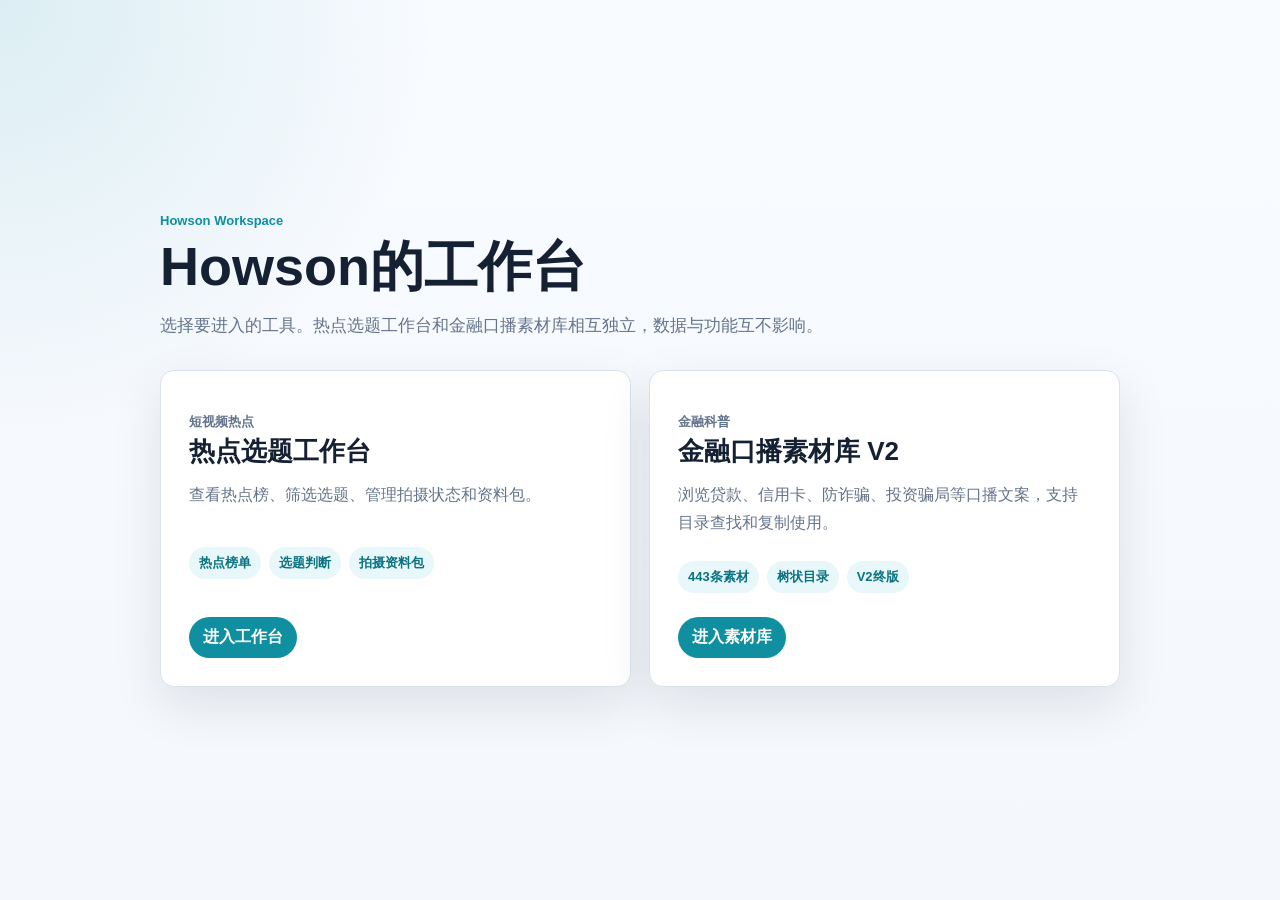
<file: index.html>
<!doctype html>
<html lang="zh-CN">
  <head>
    <meta charset="UTF-8" />
    <meta name="viewport" content="width=device-width, initial-scale=1.0" />
    <title>Howson的工作台</title>
    <style>
      :root {
        color-scheme: light;
        --bg: #f4f7fb;
        --panel: #ffffff;
        --ink: #152033;
        --muted: #64748b;
        --line: #d9e2ec;
        --accent: #0f8f9f;
        --accent-strong: #0b7280;
        --accent-soft: #e8f7fa;
        --shadow: 0 18px 50px rgba(21, 32, 51, 0.1);
      }

      * {
        box-sizing: border-box;
      }

      body {
        margin: 0;
        min-height: 100vh;
        background:
          radial-gradient(circle at top left, rgba(15, 143, 159, 0.12), transparent 28%),
          linear-gradient(180deg, #f8fbff 0%, var(--bg) 100%);
        color: var(--ink);
        font-family: "Microsoft YaHei", "PingFang SC", Arial, sans-serif;
      }

      .portal-shell {
        min-height: 100vh;
        display: grid;
        align-content: center;
        gap: 28px;
        padding: 42px;
      }

      .portal-header {
        max-width: 960px;
        margin: 0 auto;
        width: 100%;
      }

      .eyebrow {
        margin: 0 0 10px;
        color: var(--accent);
        font-size: 13px;
        font-weight: 700;
        letter-spacing: 0;
      }

      h1 {
        margin: 0;
        font-size: clamp(32px, 5vw, 54px);
        line-height: 1.06;
        letter-spacing: 0;
      }

      .lead {
        margin: 16px 0 0;
        color: var(--muted);
        font-size: 17px;
        line-height: 1.8;
        max-width: 720px;
      }

      .portal-grid {
        width: min(960px, 100%);
        margin: 0 auto;
        display: grid;
        grid-template-columns: repeat(2, minmax(0, 1fr));
        gap: 18px;
      }

      .portal-card {
        min-height: 260px;
        padding: 28px;
        display: flex;
        flex-direction: column;
        justify-content: space-between;
        gap: 24px;
        color: inherit;
        text-decoration: none;
        background: var(--panel);
        border: 1px solid var(--line);
        border-radius: 14px;
        box-shadow: var(--shadow);
        transition: transform 160ms ease, border-color 160ms ease, box-shadow 160ms ease;
      }

      .portal-card:hover {
        transform: translateY(-3px);
        border-color: rgba(15, 143, 159, 0.5);
        box-shadow: 0 22px 58px rgba(21, 32, 51, 0.14);
      }

      .card-kicker {
        margin: 0 0 12px;
        color: var(--accent-strong);
        font-size: 13px;
        font-weight: 700;
      }

      .portal-card h2 {
        margin: 0;
        font-size: 26px;
        letter-spacing: 0;
      }

      .portal-card p {
        margin: 12px 0 0;
        color: var(--muted);
        line-height: 1.75;
      }

      .card-meta {
        display: flex;
        flex-wrap: wrap;
        gap: 8px;
      }

      .card-meta span {
        padding: 7px 10px;
        border-radius: 999px;
        background: var(--accent-soft);
        color: var(--accent-strong);
        font-size: 13px;
        font-weight: 700;
      }

      .card-action {
        display: inline-flex;
        align-items: center;
        width: fit-content;
        border-radius: 999px;
        padding: 10px 14px;
        background: var(--accent);
        color: #fff;
        font-weight: 700;
      }

      @media (max-width: 760px) {
        .portal-shell {
          align-content: start;
          padding: 28px 18px;
        }

        .portal-grid {
          grid-template-columns: 1fr;
        }

        .portal-card {
          min-height: 230px;
        }
      }
    </style>
  </head>
  <body>
    <main class="portal-shell">
      <header class="portal-header">
        <p class="eyebrow">Howson Workspace</p>
        <h1>Howson的工作台</h1>
        <p class="lead">选择要进入的工具。热点选题工作台和金融口播素材库相互独立，数据与功能互不影响。</p>
      </header>

      <section class="portal-grid" aria-label="工具入口">
        <a class="portal-card" href="workbench.html">
          <div>
            <p class="card-kicker">短视频热点</p>
            <h2>热点选题工作台</h2>
            <p>查看热点榜、筛选选题、管理拍摄状态和资料包。</p>
          </div>
          <div class="card-meta">
            <span>热点榜单</span>
            <span>选题判断</span>
            <span>拍摄资料包</span>
          </div>
          <span class="card-action">进入工作台</span>
        </a>

        <a class="portal-card" href="finance-library.html">
          <div>
            <p class="card-kicker">金融科普</p>
            <h2>金融口播素材库 V2</h2>
            <p>浏览贷款、信用卡、防诈骗、投资骗局等口播文案，支持目录查找和复制使用。</p>
          </div>
          <div class="card-meta">
            <span>443条素材</span>
            <span>树状目录</span>
            <span>V2终版</span>
          </div>
          <span class="card-action">进入素材库</span>
        </a>
      </section>
    </main>
  </body>
</html>
</file>
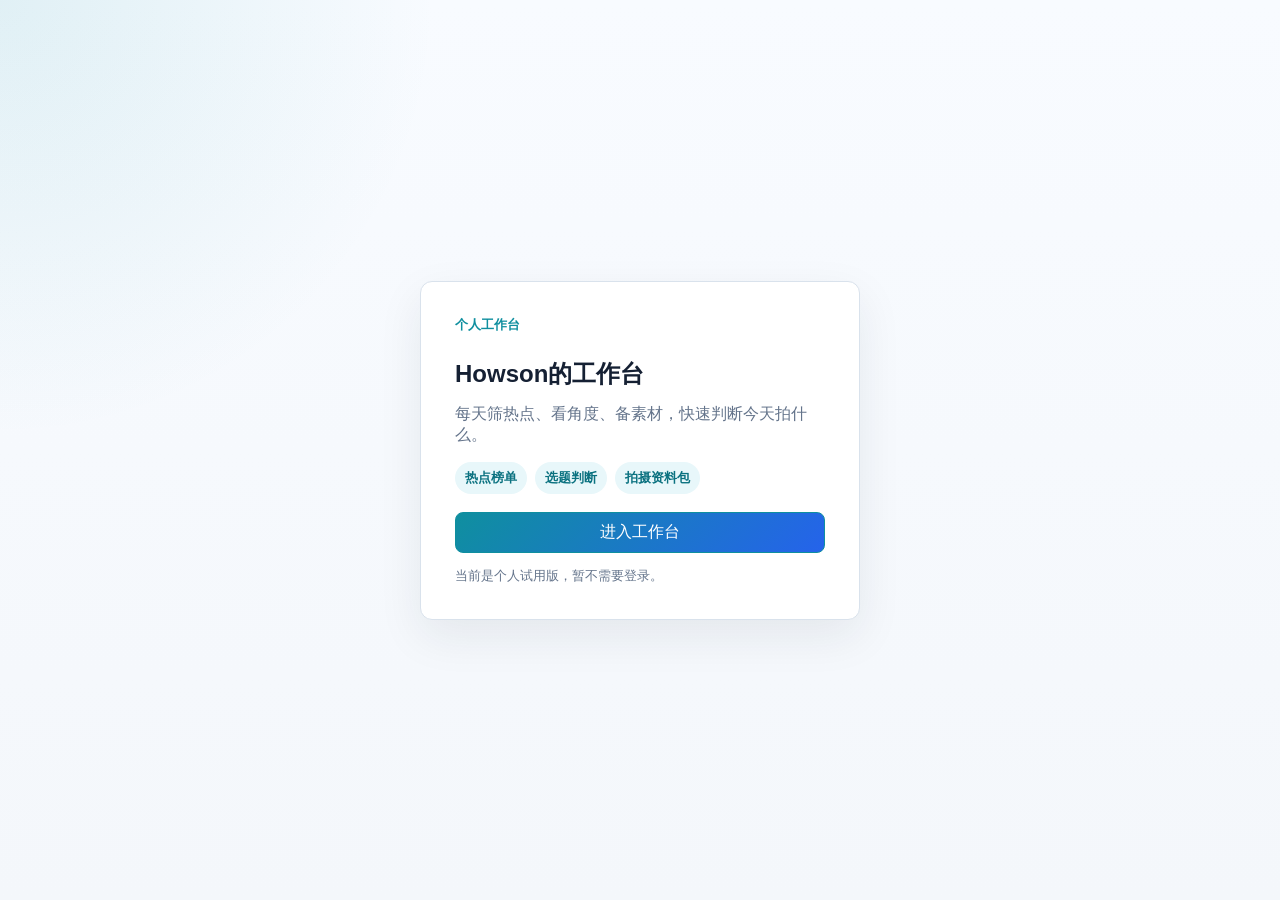
<file: workbench.html>
﻿<!doctype html>
<html lang="zh-CN">
  <head>
    <meta charset="UTF-8" />
    <meta name="viewport" content="width=device-width, initial-scale=1.0" />
    <title>Howson的工作台</title>
    <link rel="stylesheet" href="styles.css?v=20260519-8" />
  </head>
  <body>
    <main id="loginView" class="login-shell">
      <section class="login-panel">
        <p class="eyebrow">个人工作台</p>
        <h1>Howson的工作台</h1>
        <p class="muted">每天筛热点、看角度、备素材，快速判断今天拍什么。</p>
        <div class="welcome-points">
          <span>热点榜单</span>
          <span>选题判断</span>
          <span>拍摄资料包</span>
        </div>
        <button
          id="enterButton"
          class="primary-button"
          type="button"
          onclick="document.getElementById('loginView').hidden=true;document.getElementById('loginView').style.display='none';document.getElementById('appView').hidden=false;document.getElementById('appView').style.display='grid';"
        >
          进入工作台
        </button>
        <p class="muted login-hint">当前是个人试用版，暂不需要登录。</p>
      </section>
    </main>

    <main id="appView" class="app-shell" hidden>
      <aside class="sidebar">
        <div>
          <p class="eyebrow">Creator Radar</p>
          <h2>热点选题台</h2>
        </div>
        <nav class="nav-list" aria-label="主导航">
          <button class="nav-item active" data-view="dashboard">热点榜</button>
          <button class="nav-item" data-view="library">我的选题库</button>
          <button class="nav-item" data-view="settings">设置</button>
        </nav>
      </aside>

      <section class="content">
        <header class="topbar">
          <div>
            <p class="muted">今天是 <span id="todayText"></span></p>
            <h1 id="pageTitle">热点榜</h1>
          </div>
        </header>

        <section id="dashboardView" class="view-stack">
          <div class="quick-filter-bar">
            <div class="segmented compact-segmented" id="rangeButtons"></div>
            <div class="segmented compact-segmented" id="topicFilterButtons"></div>
          </div>

          <div class="toolbar-line">
            <p id="resultCount" class="muted"></p>
            <p class="muted">最后更新：<span id="updatedAt"></span><span id="updateSummary"></span></p>
          </div>

          <div id="hotspotList" class="hotspot-list"></div>
        </section>

        <section id="detailView" class="view-stack" hidden>
          <button class="text-button" id="backToDashboard">返回热点榜</button>
          <article id="detailContent"></article>
        </section>

        <section id="libraryView" class="view-stack" hidden>
          <div class="library-overview compact-filters">
            <div class="library-stats" id="libraryStats"></div>
            <div>
              <span class="filter-label">状态筛选</span>
              <div class="segmented compact-segmented" id="libraryStatusButtons"></div>
            </div>
          </div>
          <div id="libraryList" class="hotspot-list"></div>
        </section>

        <section id="savedDetailView" class="view-stack" hidden>
          <button class="text-button" id="backToLibrary">返回选题库</button>
          <article id="savedDetailContent"></article>
        </section>

        <section id="settingsView" class="view-stack" hidden>
          <article class="tool-panel settings-panel">
            <h2>设置</h2>
            <div class="form-grid">
              <label class="field">
                <span>自动更新时间</span>
                <select>
                  <option selected>08:00 / 11:00 / 17:00 / 20:00</option>
                  <option>每天 09:00</option>
                  <option>每 6 小时</option>
                </select>
              </label>
              <label class="field">
                <span>默认分类</span>
                <select>
                  <option selected>全部</option>
                  <option>金融</option>
                  <option>政策</option>
                  <option>科技</option>
                  <option>民生</option>
                  <option>AI</option>
                </select>
              </label>
              <label class="field">
                <span>默认文案风格</span>
                <select>
                  <option selected>通俗易懂</option>
                  <option>专业分析</option>
                  <option>犀利评论</option>
                </select>
              </label>
              <label class="field">
                <span>默认人设</span>
                <select>
                  <option selected>普通人</option>
                  <option>财经博主</option>
                  <option>政策解读博主</option>
                  <option>科技博主</option>
                </select>
              </label>
            </div>
            <div class="source-grid">
              <label><input type="checkbox" checked /> 微博</label>
              <label><input type="checkbox" checked /> 百度</label>
              <label><input type="checkbox" checked /> 抖音</label>
              <label><input type="checkbox" checked /> 今日头条</label>
            </div>
            <div class="button-row">
              <button class="primary-button">保存设置</button>
              <button class="secondary-button">清理 30 天前数据</button>
            </div>
          </article>

          <article class="tool-panel settings-panel">
            <h2>手动添加热点</h2>
            <p class="muted">早期可以先手动录入重点热点，用来测试选题流程。</p>
            <div class="form-grid">
              <label class="field">
                <span>热点标题</span>
                <input id="customTitle" type="text" placeholder="例如：某政策调整引发讨论" />
              </label>
              <label class="field">
                <span>分类</span>
                <select id="customCategory">
                  <option>金融</option>
                  <option>政策</option>
                  <option>科技</option>
                  <option>民生</option>
                  <option>AI</option>
                </select>
              </label>
              <label class="field">
                <span>来源平台</span>
                <input id="customPlatforms" type="text" placeholder="微博、百度、抖音" />
              </label>
              <label class="field">
                <span>趋势</span>
                <select id="customTrend">
                  <option>上升</option>
                  <option>持平</option>
                  <option>下降</option>
                </select>
              </label>
              <label class="field full-span">
                <span>首页详细描述</span>
                <textarea id="customDescription" rows="4" placeholder="用 100-200 字客观描述事件背景、主体、争议点和创作价值。"></textarea>
              </label>
              <label class="field full-span">
                <span>为什么会火</span>
                <textarea id="customWhy" rows="3" placeholder="说明这个热点为什么容易传播。"></textarea>
              </label>
              <label class="field full-span">
                <span>风险提醒</span>
                <textarea id="customRisk" rows="3" placeholder="说明发布前需要注意什么。"></textarea>
              </label>
            </div>
            <div class="button-row">
              <button id="addCustomHotspotButton" class="primary-button" type="button">添加到热点榜</button>
              <button id="clearCustomHotspotsButton" class="secondary-button" type="button">清空手动热点</button>
            </div>
          </article>
        </section>
      </section>
    </main>

    <div id="toast" class="toast" hidden></div>
    <script src="data.js?v=202605242347"></script>
    <script src="timelines.js?v=20260518-1"></script>
    <script src="update-meta.js?v=202605242347"></script>
    <script src="app.js?v=20260519-11"></script>
  </body>
</html>
</file>
<file: styles.css>
:root {
  color-scheme: light;
  --bg: #f4f7fb;
  --panel: #ffffff;
  --ink: #152033;
  --muted: #64748b;
  --line: #d9e2ec;
  --soft-line: #e8eef5;
  --accent: #0f8f9f;
  --accent-strong: #0b7280;
  --accent-soft: #e8f7fa;
  --amber: #c98216;
  --blue: #2563eb;
  --red: #d14343;
  --green: #0f9f6e;
  --shadow: 0 16px 45px rgba(21, 32, 51, 0.08);
}

* {
  box-sizing: border-box;
}

[hidden] {
  display: none !important;
}

body {
  margin: 0;
  min-height: 100vh;
  background:
    radial-gradient(circle at top left, rgba(15, 143, 159, 0.1), transparent 28%),
    linear-gradient(180deg, #f8fbff 0%, var(--bg) 100%);
  color: var(--ink);
  font-family: "Microsoft YaHei", "PingFang SC", Arial, sans-serif;
}

button,
input,
select,
textarea {
  font: inherit;
}

button {
  cursor: pointer;
}

.login-shell {
  min-height: 100vh;
  display: grid;
  place-items: center;
  padding: 24px;
}

.login-panel,
.tool-panel,
.detail-card,
.hotspot-card {
  background: var(--panel);
  border: 1px solid var(--line);
  border-radius: 12px;
  box-shadow: var(--shadow);
}

.login-panel {
  width: min(440px, 100%);
  padding: 34px;
  display: grid;
  gap: 14px;
}

.login-panel h1,
.topbar h1,
.sidebar h2,
.tool-panel h2 {
  margin: 0;
}

.eyebrow {
  margin: 0 0 10px;
  color: var(--accent);
  font-size: 13px;
  font-weight: 700;
  letter-spacing: 0;
}

.muted {
  color: var(--muted);
  margin: 0;
}

.error-text {
  color: var(--red);
  margin: 12px 0 0;
}

.login-hint {
  font-size: 13px;
}

.welcome-points {
  display: flex;
  flex-wrap: wrap;
  gap: 8px;
  margin: 2px 0 4px;
}

.welcome-points span {
  border-radius: 999px;
  padding: 7px 10px;
  background: var(--accent-soft);
  color: var(--accent-strong);
  font-size: 13px;
  font-weight: 700;
}

.app-shell {
  min-height: 100vh;
  display: grid;
  grid-template-columns: 248px minmax(0, 1fr);
}

.sidebar {
  padding: 28px 20px;
  border-right: 1px solid var(--line);
  background: rgba(255, 255, 255, 0.78);
  backdrop-filter: blur(18px);
  position: sticky;
  top: 0;
  height: 100vh;
}

.nav-list {
  display: grid;
  gap: 8px;
  margin-top: 34px;
}

.nav-item {
  border: 0;
  border-radius: 10px;
  padding: 12px 14px;
  text-align: left;
  color: var(--muted);
  background: transparent;
}

.nav-item.active {
  color: var(--accent-strong);
  background: var(--accent-soft);
  box-shadow: inset 3px 0 0 var(--accent);
}

.content {
  padding: 28px;
  min-width: 0;
}

.topbar {
  display: flex;
  justify-content: space-between;
  align-items: center;
  gap: 16px;
  margin-bottom: 22px;
}

.view-stack {
  display: grid;
  gap: 18px;
}

.filters {
  background: var(--panel);
  border: 1px solid var(--line);
  border-radius: 8px;
  padding: 18px;
  display: grid;
  gap: 16px;
}

.filter-bar {
  background: var(--panel);
  border: 1px solid var(--line);
  border-radius: 12px;
  padding: 8px 10px;
  display: grid;
  grid-template-columns: repeat(3, minmax(120px, 1fr));
  gap: 8px;
  align-items: end;
}

.filter-bar label {
  display: grid;
  gap: 4px;
}

.filter-bar span {
  color: var(--muted);
  font-size: 12px;
}

.filter-bar select {
  width: 100%;
  min-height: 34px;
  border: 1px solid var(--line);
  border-radius: 10px;
  padding: 6px 8px;
  background: #fff;
  color: var(--ink);
}

.quick-filter-bar {
  background: var(--panel);
  border: 1px solid var(--line);
  border-radius: 12px;
  padding: 10px;
  display: flex;
  justify-content: space-between;
  gap: 10px;
  flex-wrap: wrap;
}

.quick-filter-bar .segmented {
  gap: 6px;
}

.quick-filter-bar .segmented button {
  min-height: 34px;
  padding: 7px 10px;
  border-radius: 999px;
  font-size: 13px;
}

.compact-filters {
  padding: 10px 12px;
  gap: 10px;
}

.compact-filters .filter-label {
  margin-bottom: 5px;
}

.filter-label,
.field span {
  display: block;
  color: var(--muted);
  font-size: 13px;
  margin-bottom: 8px;
}

.segmented {
  display: flex;
  flex-wrap: wrap;
  gap: 8px;
}

.segmented button,
.secondary-button,
.primary-button,
.text-button,
.compact-select {
  border-radius: 8px;
  border: 1px solid var(--line);
  min-height: 40px;
  padding: 9px 12px;
  background: #fff;
  color: var(--ink);
}

.compact-filters .segmented {
  gap: 6px;
}

.compact-filters .segmented button {
  min-height: 32px;
  padding: 6px 9px;
  font-size: 13px;
}

.compact-filters .filter-label {
  font-size: 12px;
}

.library-overview {
  background: var(--panel);
  border: 1px solid var(--line);
  border-radius: 8px;
  display: grid;
}

.library-stats {
  display: grid;
  grid-template-columns: repeat(auto-fit, minmax(110px, 1fr));
  gap: 8px;
}

.stat-card {
  border: 1px solid var(--line);
  border-radius: 8px;
  padding: 9px 10px;
  background: #fbfaf7;
}

.stat-card.today {
  border-color: rgba(15, 143, 159, 0.35);
  background: var(--accent-soft);
}

.stat-card b {
  display: block;
  font-size: 20px;
}

.stat-card span {
  color: var(--muted);
  font-size: 12px;
}

.segmented button.active,
.primary-button {
  border-color: var(--accent);
  background: linear-gradient(135deg, var(--accent), #2563eb);
  color: #fff;
}

.primary-button:hover {
  background: var(--accent-strong);
}

.secondary-button:hover,
.segmented button:hover,
.text-button:hover {
  border-color: var(--accent);
}

.text-button {
  justify-self: start;
  background: transparent;
}

.toolbar-line {
  display: flex;
  justify-content: space-between;
  align-items: center;
  gap: 12px;
  flex-wrap: wrap;
}

.hotspot-list {
  display: grid;
  gap: 14px;
}

.hotspot-card {
  padding: 18px;
  transition: transform 0.16s ease, box-shadow 0.16s ease, border-color 0.16s ease;
}

.hotspot-card:hover {
  transform: translateY(-1px);
  border-color: #b9d6e2;
  box-shadow: 0 18px 48px rgba(21, 32, 51, 0.11);
}

.card-head {
  display: flex;
  justify-content: space-between;
  gap: 16px;
  align-items: flex-start;
}

.card-title {
  margin: 0 0 10px;
  font-size: 20px;
  line-height: 1.35;
}

.tags,
.score-row,
.button-row,
.source-grid {
  display: flex;
  flex-wrap: wrap;
  gap: 8px;
  align-items: center;
}

.tag {
  border-radius: 999px;
  padding: 5px 9px;
  background: var(--accent-soft);
  color: var(--accent);
  font-size: 12px;
}

.platform-tag {
  background: #f3f6fa;
  color: #475467;
}

.muted-tag {
  background: #f1f5f9;
  color: var(--muted);
}

.lifecycle-tag {
  background: #eef6f4;
  color: var(--accent-strong);
}

.decision-pill {
  border-radius: 999px;
  padding: 5px 10px;
  font-size: 12px;
  font-weight: 700;
}

.decision-pill.hot {
  background: #eaf8f1;
  color: #0f7a56;
}

.decision-pill.good {
  background: #e8f7fa;
  color: #0b7280;
}

.decision-pill.warn {
  background: #fff4e5;
  color: #9a5b13;
}

.decision-pill.wait {
  background: #f1f5f9;
  color: #64748b;
}

.summary {
  margin: 12px 0;
  color: #3d4954;
  line-height: 1.65;
}

.decision-reason {
  margin: 0 0 12px;
  padding: 10px 12px;
  border-radius: 10px;
  background: #f8fbfe;
  border: 1px solid var(--soft-line);
  color: #475467;
  line-height: 1.55;
}

.decision-reason b {
  color: var(--accent-strong);
}

.library-meta {
  display: grid;
  gap: 8px;
  margin: 12px 0;
}

.library-meta div {
  display: grid;
  grid-template-columns: 96px minmax(0, 1fr);
  gap: 10px;
  padding: 9px 11px;
  border-radius: 10px;
  background: #f8fbfe;
  border: 1px solid var(--soft-line);
}

.library-meta b {
  color: var(--accent-strong);
}

.library-meta span {
  color: #475467;
  line-height: 1.55;
}

.article-text {
  display: grid;
  gap: 12px;
  color: #3d4954;
  line-height: 1.7;
}

.article-text p {
  margin: 0;
}

.article-collapsible .article-full {
  display: grid;
  gap: 12px;
}

.article-collapsible.collapsed .article-full {
  display: none;
}

.article-collapsible:not(.collapsed) .article-preview {
  display: none;
}

.article-toggle {
  margin-top: 4px;
  justify-self: start;
  display: inline-flex;
  align-items: center;
  gap: 4px;
  min-height: 28px;
  padding: 3px 6px;
  border: 0;
  background: transparent;
  color: var(--accent-strong);
  font-size: 13px;
  font-weight: 700;
  cursor: pointer;
}

.article-toggle .chevron {
  font-size: 16px;
  line-height: 1;
}

.reference-block {
  margin-top: 14px;
  padding-top: 12px;
  border-top: 1px dashed var(--line);
}

.reference-block p {
  margin: 0 0 8px;
  color: var(--muted);
  font-size: 13px;
  font-weight: 700;
}

.reference-block ol {
  margin: 0;
  padding-left: 20px;
  display: grid;
  gap: 6px;
}

.reference-block a {
  color: var(--accent-strong);
  text-decoration: none;
}

.reference-block a:hover {
  text-decoration: underline;
}

.search-keyword {
  display: grid;
  gap: 4px;
  margin-bottom: 10px;
}

.search-keyword b {
  color: var(--accent-strong);
}

.score {
  min-width: 112px;
  padding: 10px;
  border-radius: 10px;
  border: 1px solid var(--soft-line);
  background: linear-gradient(180deg, #ffffff, #f8fbfe);
}

.score.primary {
  border-color: rgba(15, 143, 159, 0.4);
  background: linear-gradient(180deg, #eefcfe, #ffffff);
}

.score.primary b {
  color: var(--accent-strong);
}

.score b {
  display: block;
  font-size: 24px;
  color: var(--ink);
}

.score span {
  display: block;
  color: var(--muted);
  font-size: 12px;
}

.trend-up {
  color: var(--green);
}

.trend-flat {
  color: var(--amber);
}

.trend-down {
  color: var(--red);
}

.trend-icon {
  width: 18px;
  height: 18px;
  display: inline-grid;
  place-items: center;
  border: 0;
  background: transparent;
}

.trend-icon svg {
  width: 17px;
  height: 17px;
  stroke-width: 2.8;
}

.detail-card {
  padding: 22px;
  display: grid;
  gap: 18px;
}

.section-block {
  border-top: 1px solid var(--soft-line);
  padding-top: 16px;
}

.section-block h3 {
  margin: 0 0 10px;
}

.angle-grid {
  display: grid;
  grid-template-columns: repeat(auto-fit, minmax(180px, 1fr));
  gap: 10px;
}

.mini-panel {
  border: 1px solid var(--soft-line);
  border-radius: 10px;
  padding: 12px;
  background: #f8fbfe;
}

.mini-panel h4,
.mini-panel p {
  margin: 0;
}

.mini-panel p {
  margin-top: 8px;
  color: var(--muted);
  line-height: 1.55;
}

.angle-matrix,
.check-list {
  display: grid;
  gap: 9px;
}

.matrix-row,
.check-list li {
  display: grid;
  grid-template-columns: 120px minmax(0, 1fr);
  gap: 12px;
  align-items: start;
  padding: 11px 12px;
  border: 1px solid var(--soft-line);
  border-radius: 10px;
  background: #f8fbfe;
}

.matrix-row b,
.check-list b {
  color: var(--accent-strong);
}

.matrix-row span,
.check-list span {
  color: #475467;
  line-height: 1.6;
}

.check-list {
  list-style: none;
  padding: 0;
  margin: 0;
}

.comment-list {
  display: grid;
  gap: 10px;
}

.comment-card {
  border: 1px solid var(--line);
  border-radius: 8px;
  background: #fbfaf7;
  padding: 12px;
}

.comment-card p {
  margin: 8px 0 0;
  line-height: 1.65;
}

.comment-meta {
  display: flex;
  flex-wrap: wrap;
  gap: 8px;
  color: var(--muted);
  font-size: 12px;
}

.image-grid {
  display: grid;
  grid-template-columns: repeat(auto-fit, minmax(180px, 1fr));
  gap: 10px;
}

.image-card {
  overflow: hidden;
  border: 1px solid var(--line);
  border-radius: 8px;
  background: #fbfaf7;
}

.image-preview {
  min-height: 54px;
  display: grid;
  place-items: center;
  padding: 10px;
  color: var(--accent-strong);
  background: var(--accent-soft);
  text-align: center;
  font-size: 13px;
  font-weight: 700;
}

.image-card-body {
  padding: 10px;
  display: grid;
  gap: 7px;
}

.image-card-body h4,
.image-card-body p {
  margin: 0;
}

.image-card-body p {
  color: var(--muted);
  line-height: 1.55;
}

.split-layout {
  display: grid;
  grid-template-columns: minmax(260px, 0.85fr) minmax(320px, 1.25fr);
  gap: 18px;
  align-items: start;
}

.form-grid {
  display: grid;
  grid-template-columns: repeat(2, minmax(0, 1fr));
  gap: 14px;
}

.field input,
.field select,
.field textarea {
  width: 100%;
  border: 1px solid var(--line);
  border-radius: 8px;
  min-height: 42px;
  padding: 10px 12px;
  background: #fff;
  color: var(--ink);
}

.full-span {
  grid-column: 1 / -1;
}

.tool-panel {
  padding: 20px;
  display: grid;
  gap: 16px;
}

.script-output,
.script-editor {
  min-height: 220px;
  border-radius: 10px;
  border: 1px solid var(--line);
  background: #f8fbfe;
  padding: 16px;
  line-height: 1.7;
}

.script-output {
  white-space: pre-wrap;
}

.script-editor {
  width: 100%;
  resize: vertical;
  color: var(--ink);
}

.timeline {
  display: grid;
  gap: 14px;
  padding-left: 0;
  list-style: none;
  position: relative;
}

.timeline::before {
  content: "";
  position: absolute;
  left: 18px;
  top: 10px;
  bottom: 10px;
  width: 2px;
  background: linear-gradient(var(--accent), #d0a85c);
}

.timeline-item {
  display: grid;
  grid-template-columns: 38px minmax(0, 1fr);
  gap: 12px;
  position: relative;
}

.timeline-dot {
  width: 38px;
  height: 38px;
  border-radius: 12px;
  display: grid;
  place-items: center;
  color: #fff;
  background: linear-gradient(135deg, var(--accent), #2563eb);
  font-weight: 800;
  z-index: 1;
}

.timeline-card {
  border: 1px solid var(--soft-line);
  border-radius: 12px;
  background: #fff;
  padding: 14px;
}

.timeline-meta,
.timeline-links {
  display: flex;
  flex-wrap: wrap;
  gap: 8px;
  align-items: center;
}

.timeline-meta {
  margin-bottom: 8px;
}

.timeline-pill {
  border-radius: 999px;
  padding: 4px 8px;
  font-size: 12px;
  background: #f2f4f7;
  color: #475467;
}

.timeline-pill.hot {
  background: #fff2e5;
  color: #9a5b13;
}

.timeline-pill.key {
  background: #eef6f4;
  color: var(--accent);
}

.timeline-card time {
  color: var(--muted);
  font-size: 13px;
}

.timeline-card h4 {
  margin: 6px 0;
  font-size: 18px;
}

.timeline-card p {
  margin: 0;
  line-height: 1.65;
}

.timeline-impact {
  margin-top: 10px !important;
  padding: 10px;
  border-radius: 8px;
  background: #fbfaf7;
  color: #475467;
}

.timeline-points {
  display: grid;
  gap: 8px;
  margin-top: 10px;
  padding: 10px;
  border-radius: 8px;
  background: #fbfaf7;
  border: 1px solid var(--line);
}

.timeline-points p {
  margin: 0;
}

.timeline-links {
  margin-top: 12px;
}

.timeline-link-group {
  display: flex;
  flex-wrap: wrap;
  gap: 6px;
  align-items: center;
}

.timeline-link-label {
  color: var(--muted);
  font-size: 12px;
  margin-right: 2px;
}

.timeline-link {
  color: var(--accent);
  text-decoration: none;
  border: 1px solid var(--line);
  border-radius: 8px;
  padding: 7px 9px;
  background: #fbfaf7;
}

.timeline-link:hover {
  border-color: var(--accent);
}

.toast {
  position: fixed;
  right: 22px;
  bottom: 22px;
  background: var(--ink);
  color: #fff;
  padding: 12px 14px;
  border-radius: 8px;
  box-shadow: var(--shadow);
}

@media (max-width: 900px) {
  .app-shell {
    grid-template-columns: 1fr;
  }

  .sidebar {
    position: static;
    height: auto;
    border-right: 0;
    border-bottom: 1px solid var(--line);
  }

  .nav-list {
    grid-template-columns: repeat(3, 1fr);
    margin-top: 18px;
  }

  .split-layout,
  .form-grid {
    grid-template-columns: 1fr;
  }

  .filter-bar {
    grid-template-columns: repeat(3, minmax(0, 1fr));
    gap: 6px;
    padding: 7px;
  }

  .filter-bar span {
    font-size: 11px;
  }

  .filter-bar select {
    min-height: 32px;
    padding: 5px 6px;
    border-radius: 8px;
    font-size: 13px;
  }

  .quick-filter-bar {
    gap: 8px;
    padding: 8px;
  }

  .quick-filter-bar .segmented button {
    min-height: 32px;
    padding: 6px 9px;
    font-size: 12px;
  }

  .topbar,
  .card-head {
    align-items: stretch;
    flex-direction: column;
  }
}

@media (max-width: 560px) {
  .content {
    padding: 18px;
  }

  .login-panel {
    padding: 24px;
  }

  .nav-list {
    grid-template-columns: 1fr;
  }
}
</file>
